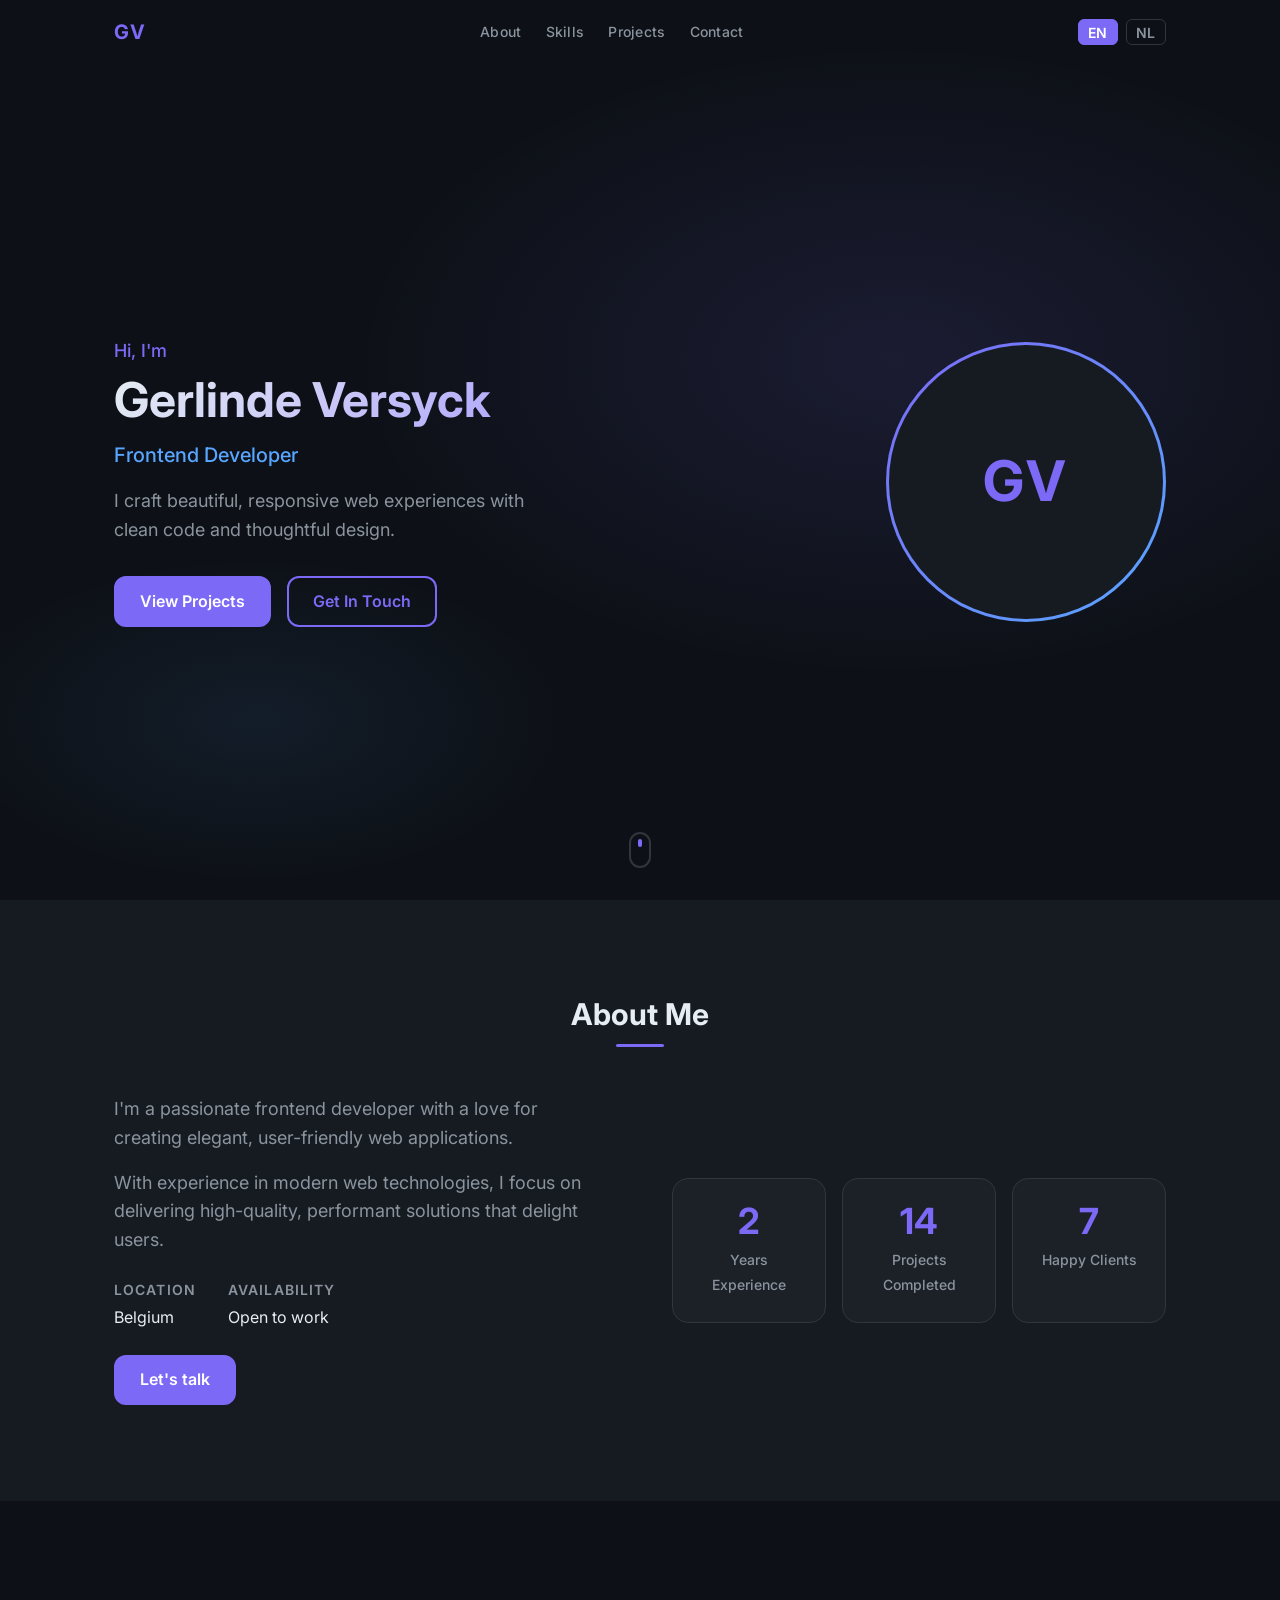
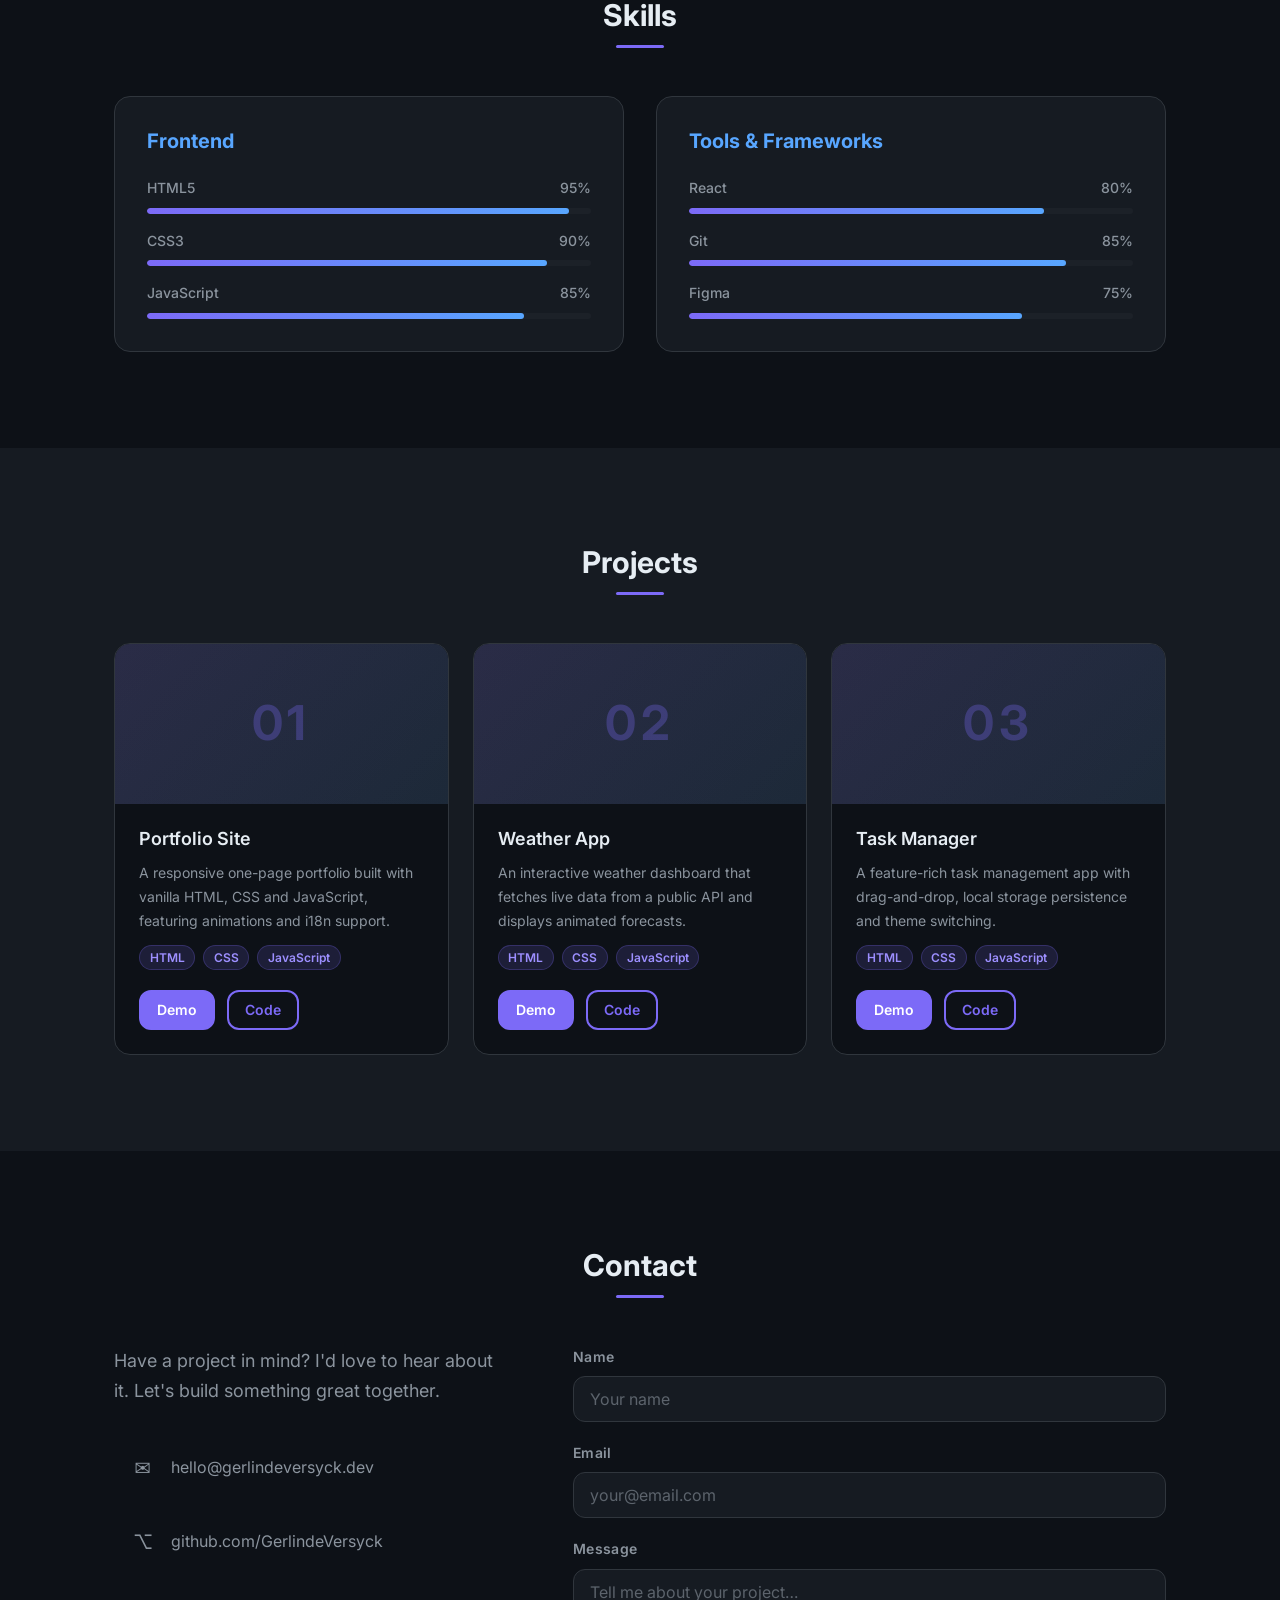
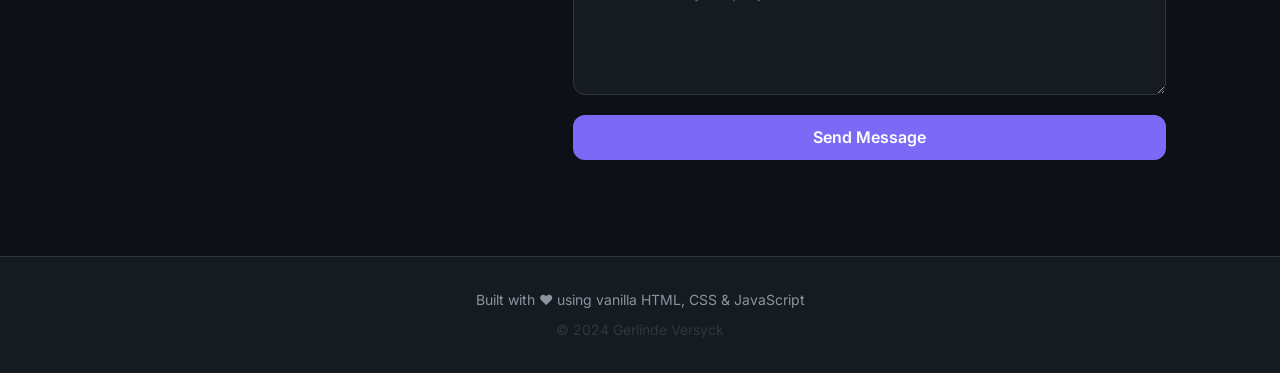
<file: index.html>
<!DOCTYPE html>
<html lang="en">
<head>
  <meta charset="UTF-8" />
  <meta name="viewport" content="width=device-width, initial-scale=1.0" />
  <meta name="description" data-i18n="meta.description" content="Portfolio of Gerlinde Versyck, a passionate frontend developer building responsive, animated web experiences." />
  <title>Gerlinde Versyck – Frontend Developer</title>

  <!-- Google Fonts -->
  <link rel="preconnect" href="https://fonts.googleapis.com" />
  <link rel="preconnect" href="https://fonts.gstatic.com" crossorigin />
  <link href="https://fonts.googleapis.com/css2?family=Inter:wght@300;400;500;600;700&display=swap" rel="stylesheet" />

  <link rel="stylesheet" href="css/styles.css" />
</head>
<body>

  <!-- ================================================================ *
   * Navigation
   * ================================================================ -->
  <nav class="nav" id="nav" role="navigation" aria-label="Main navigation">
    <div class="nav__container">
      <a href="#home" class="nav__logo" aria-label="Home">GV</a>

      <button
        class="nav__toggle"
        id="navToggle"
        aria-label="Toggle navigation menu"
        aria-expanded="false"
        aria-controls="navMenu"
      >
        <span></span>
        <span></span>
        <span></span>
      </button>

      <ul class="nav__menu" id="navMenu" role="list">
        <li><a href="#about"    class="nav__link" data-i18n="nav.about">About</a></li>
        <li><a href="#skills"   class="nav__link" data-i18n="nav.skills">Skills</a></li>
        <li><a href="#projects" class="nav__link" data-i18n="nav.projects">Projects</a></li>
        <li><a href="#contact"  class="nav__link" data-i18n="nav.contact">Contact</a></li>
      </ul>

      <div class="nav__lang" role="group" aria-label="Language selection">
        <button class="lang-btn" data-lang="en" aria-pressed="true">EN</button>
        <button class="lang-btn" data-lang="nl" aria-pressed="false">NL</button>
      </div>
    </div>
  </nav>

  <!-- ================================================================ *
   * Hero
   * ================================================================ -->
  <section class="hero" id="home" aria-label="Introduction">
    <div class="hero__container">
      <div class="hero__content animate-fade-up">
        <p class="hero__greeting" data-i18n="hero.greeting">Hi, I'm</p>
        <h1 class="hero__name">Gerlinde Versyck</h1>
        <p class="hero__role" data-i18n="hero.role">Frontend Developer</p>
        <p class="hero__description" data-i18n="hero.description">
          I craft beautiful, responsive web experiences with clean code and thoughtful design.
        </p>
        <div class="hero__buttons">
          <a href="#projects" class="btn btn--primary" data-i18n="hero.cta.projects">View Projects</a>
          <a href="#contact"  class="btn btn--outline" data-i18n="hero.cta.contact">Get In Touch</a>
        </div>
      </div>

      <div class="hero__visual animate-fade-left" aria-hidden="true">
        <div class="hero__avatar">
          <div class="hero__avatar-inner">GV</div>
        </div>
      </div>
    </div>

    <div class="hero__scroll-indicator" aria-hidden="true">
      <span></span>
    </div>
  </section>

  <!-- ================================================================ *
   * About
   * ================================================================ -->
  <section class="about section" id="about">
    <div class="container">
      <h2 class="section__title" data-i18n="about.title">About Me</h2>

      <div class="about__content">
        <div class="about__text animate-on-scroll">
          <p data-i18n="about.p1">
            I'm a passionate frontend developer with a love for creating elegant,
            user-friendly web applications.
          </p>
          <p data-i18n="about.p2">
            With experience in modern web technologies, I focus on delivering
            high-quality, performant solutions that delight users.
          </p>

          <div class="about__info">
            <div class="about__info-item">
              <span class="about__info-label" data-i18n="about.location">Location</span>
              <span>Belgium</span>
            </div>
            <div class="about__info-item">
              <span class="about__info-label" data-i18n="about.availability">Availability</span>
              <span data-i18n="about.available">Open to work</span>
            </div>
          </div>

          <a href="#contact" class="btn btn--primary" data-i18n="about.cta">Let's talk</a>
        </div>

        <div class="about__stats animate-on-scroll">
          <div class="stat">
            <span class="stat__number" data-target="3">0</span>
            <span class="stat__label" data-i18n="about.stat.experience">Years Experience</span>
          </div>
          <div class="stat">
            <span class="stat__number" data-target="20">0</span>
            <span class="stat__label" data-i18n="about.stat.projects">Projects Completed</span>
          </div>
          <div class="stat">
            <span class="stat__number" data-target="10">0</span>
            <span class="stat__label" data-i18n="about.stat.clients">Happy Clients</span>
          </div>
        </div>
      </div>
    </div>
  </section>

  <!-- ================================================================ *
   * Skills
   * ================================================================ -->
  <section class="skills section" id="skills">
    <div class="container">
      <h2 class="section__title" data-i18n="skills.title">Skills</h2>

      <div class="skills__grid">
        <!-- Frontend skills -->
        <div class="skill-card animate-on-scroll">
          <h3 class="skill-card__title" data-i18n="skills.frontend">Frontend</h3>
          <div class="skill-bar">
            <div class="skill-bar__item">
              <div class="skill-bar__info">
                <span>HTML5</span><span>95%</span>
              </div>
              <div class="skill-bar__track">
                <div class="skill-bar__fill" data-width="95"></div>
              </div>
            </div>
            <div class="skill-bar__item">
              <div class="skill-bar__info">
                <span>CSS3</span><span>90%</span>
              </div>
              <div class="skill-bar__track">
                <div class="skill-bar__fill" data-width="90"></div>
              </div>
            </div>
            <div class="skill-bar__item">
              <div class="skill-bar__info">
                <span>JavaScript</span><span>85%</span>
              </div>
              <div class="skill-bar__track">
                <div class="skill-bar__fill" data-width="85"></div>
              </div>
            </div>
          </div>
        </div>

        <!-- Tools & Frameworks -->
        <div class="skill-card animate-on-scroll">
          <h3 class="skill-card__title" data-i18n="skills.tools">Tools &amp; Frameworks</h3>
          <div class="skill-bar">
            <div class="skill-bar__item">
              <div class="skill-bar__info">
                <span>React</span><span>80%</span>
              </div>
              <div class="skill-bar__track">
                <div class="skill-bar__fill" data-width="80"></div>
              </div>
            </div>
            <div class="skill-bar__item">
              <div class="skill-bar__info">
                <span>Git</span><span>85%</span>
              </div>
              <div class="skill-bar__track">
                <div class="skill-bar__fill" data-width="85"></div>
              </div>
            </div>
            <div class="skill-bar__item">
              <div class="skill-bar__info">
                <span>Figma</span><span>75%</span>
              </div>
              <div class="skill-bar__track">
                <div class="skill-bar__fill" data-width="75"></div>
              </div>
            </div>
          </div>
        </div>
      </div>
    </div>
  </section>

  <!-- ================================================================ *
   * Projects
   * ================================================================ -->
  <section class="projects section" id="projects">
    <div class="container">
      <h2 class="section__title" data-i18n="projects.title">Projects</h2>

      <div class="projects__grid">
        <article class="project-card animate-on-scroll">
          <div class="project-card__image" aria-hidden="true">
            <div class="project-card__placeholder">01</div>
          </div>
          <div class="project-card__content">
            <h3 class="project-card__title" data-i18n="projects.project1.title">Portfolio Site</h3>
            <p class="project-card__desc" data-i18n="projects.project1.desc">
              A responsive one-page portfolio built with vanilla HTML, CSS and JavaScript,
              featuring animations and i18n support.
            </p>
            <div class="project-card__tags">
              <span class="tag">HTML</span>
              <span class="tag">CSS</span>
              <span class="tag">JavaScript</span>
            </div>
            <div class="project-card__links">
              <a href="#" class="btn btn--sm btn--primary" data-i18n="projects.demo">Demo</a>
              <a href="#" class="btn btn--sm btn--outline" data-i18n="projects.code">Code</a>
            </div>
          </div>
        </article>

        <article class="project-card animate-on-scroll">
          <div class="project-card__image" aria-hidden="true">
            <div class="project-card__placeholder">02</div>
          </div>
          <div class="project-card__content">
            <h3 class="project-card__title" data-i18n="projects.project2.title">Weather App</h3>
            <p class="project-card__desc" data-i18n="projects.project2.desc">
              An interactive weather dashboard that fetches live data from a public API
              and displays animated forecasts.
            </p>
            <div class="project-card__tags">
              <span class="tag">HTML</span>
              <span class="tag">CSS</span>
              <span class="tag">JavaScript</span>
            </div>
            <div class="project-card__links">
              <a href="#" class="btn btn--sm btn--primary" data-i18n="projects.demo">Demo</a>
              <a href="#" class="btn btn--sm btn--outline" data-i18n="projects.code">Code</a>
            </div>
          </div>
        </article>

        <article class="project-card animate-on-scroll">
          <div class="project-card__image" aria-hidden="true">
            <div class="project-card__placeholder">03</div>
          </div>
          <div class="project-card__content">
            <h3 class="project-card__title" data-i18n="projects.project3.title">Task Manager</h3>
            <p class="project-card__desc" data-i18n="projects.project3.desc">
              A feature-rich task management app with drag-and-drop, local storage
              persistence and theme switching.
            </p>
            <div class="project-card__tags">
              <span class="tag">HTML</span>
              <span class="tag">CSS</span>
              <span class="tag">JavaScript</span>
            </div>
            <div class="project-card__links">
              <a href="#" class="btn btn--sm btn--primary" data-i18n="projects.demo">Demo</a>
              <a href="#" class="btn btn--sm btn--outline" data-i18n="projects.code">Code</a>
            </div>
          </div>
        </article>
      </div>
    </div>
  </section>

  <!-- ================================================================ *
   * Contact
   * ================================================================ -->
  <section class="contact section" id="contact">
    <div class="container">
      <h2 class="section__title" data-i18n="contact.title">Contact</h2>

      <div class="contact__content">
        <div class="contact__info animate-on-scroll">
          <p data-i18n="contact.description">
            Have a project in mind? I'd love to hear about it.
            Let's build something great together.
          </p>
          <div class="contact__links">
            <a href="mailto:hello@gerlindeversyck.dev" class="contact__link">
              <span class="contact__icon" aria-hidden="true">✉</span>
              hello@gerlindeversyck.dev
            </a>
            <a
              href="https://github.com/GerlindeVersyck"
              class="contact__link"
              target="_blank"
              rel="noopener noreferrer"
            >
              <span class="contact__icon" aria-hidden="true">⌥</span>
              github.com/GerlindeVersyck
            </a>
          </div>
        </div>

        <form class="contact__form animate-on-scroll" id="contactForm" novalidate>
          <div class="form-group">
            <label for="name" data-i18n="contact.form.name">Name</label>
            <input
              type="text"
              id="name"
              name="name"
              required
              autocomplete="name"
              data-i18n-placeholder="contact.form.name_placeholder"
              placeholder="Your name"
            />
          </div>

          <div class="form-group">
            <label for="email" data-i18n="contact.form.email">Email</label>
            <input
              type="email"
              id="email"
              name="email"
              required
              autocomplete="email"
              data-i18n-placeholder="contact.form.email_placeholder"
              placeholder="your@email.com"
            />
          </div>

          <div class="form-group">
            <label for="message" data-i18n="contact.form.message">Message</label>
            <textarea
              id="message"
              name="message"
              rows="5"
              required
              data-i18n-placeholder="contact.form.message_placeholder"
              placeholder="Tell me about your project…"
            ></textarea>
          </div>

          <button type="submit" class="btn btn--primary btn--full" data-i18n="contact.form.send">
            Send Message
          </button>
        </form>
      </div>
    </div>
  </section>

  <!-- ================================================================ *
   * Footer
   * ================================================================ -->
  <footer class="footer" role="contentinfo">
    <div class="container">
      <p class="footer__text" data-i18n="footer.text">
        Built with ♥ using vanilla HTML, CSS &amp; JavaScript
      </p>
      <p class="footer__copy">© 2024 Gerlinde Versyck</p>
    </div>
  </footer>

  <!-- Scripts (i18n must be loaded before main so `i18n` is in scope) -->
  <script src="js/i18n.js"></script>
  <script src="js/main.js"></script>
</body>
</html>
</file>
<file: css/styles.css>
/* ================================================================== *
 * styles.css – Responsive portfolio styles
 * Mobile-first, CSS custom properties, smooth animations
 * ================================================================== */

/* ------------------------------------------------------------------ *
 * Custom properties
 * ------------------------------------------------------------------ */
:root {
  /* Palette */
  --color-bg:         #0d1117;
  --color-surface:    #161b22;
  --color-surface-2:  #1c2128;
  --color-border:     #30363d;
  --color-primary:    #7c6af7;
  --color-primary-h:  #9d8fff;
  --color-accent:     #58a6ff;
  --color-text:       #e6edf3;
  --color-text-muted: #8b949e;
  --color-success:    #3fb950;

  /* Typography */
  --font-sans: 'Inter', system-ui, -apple-system, sans-serif;
  --font-size-sm:   0.875rem;
  --font-size-base: 1rem;
  --font-size-lg:   1.125rem;
  --font-size-xl:   1.25rem;
  --font-size-2xl:  1.5rem;
  --font-size-3xl:  1.875rem;
  --font-size-4xl:  2.25rem;
  --font-size-5xl:  3rem;

  /* Spacing */
  --space-1:  0.25rem;
  --space-2:  0.5rem;
  --space-3:  0.75rem;
  --space-4:  1rem;
  --space-5:  1.25rem;
  --space-6:  1.5rem;
  --space-8:  2rem;
  --space-12: 3rem;
  --space-16: 4rem;
  --space-24: 6rem;

  /* Layout */
  --max-width: 1100px;
  --nav-height: 4rem;

  /* Borders */
  --radius-sm: 0.375rem;
  --radius-md: 0.75rem;
  --radius-lg: 1rem;
  --radius-full: 9999px;

  /* Shadows */
  --shadow-sm: 0 1px 3px rgba(0,0,0,.4), 0 1px 2px rgba(0,0,0,.3);
  --shadow-md: 0 4px 12px rgba(0,0,0,.5);
  --shadow-lg: 0 10px 30px rgba(0,0,0,.6);

  /* Transitions */
  --transition-fast:   150ms ease;
  --transition-normal: 300ms ease;
  --transition-slow:   600ms ease;
}

/* ------------------------------------------------------------------ *
 * Reset & base
 * ------------------------------------------------------------------ */
*, *::before, *::after {
  box-sizing: border-box;
  margin: 0;
  padding: 0;
}

html {
  scroll-behavior: smooth;
  font-size: 16px;
}

body {
  font-family: var(--font-sans);
  background-color: var(--color-bg);
  color: var(--color-text);
  line-height: 1.6;
  overflow-x: hidden;
}

img {
  max-width: 100%;
  display: block;
}

a {
  color: inherit;
  text-decoration: none;
}

ul {
  list-style: none;
}

/* ------------------------------------------------------------------ *
 * Typography utilities
 * ------------------------------------------------------------------ */
h1, h2, h3, h4 {
  line-height: 1.2;
  font-weight: 700;
}

/* ------------------------------------------------------------------ *
 * Layout utilities
 * ------------------------------------------------------------------ */
.container {
  width: 100%;
  max-width: var(--max-width);
  margin-inline: auto;
  padding-inline: var(--space-6);
}

.section {
  padding-block: var(--space-24);
}

.section__title {
  font-size: var(--font-size-3xl);
  text-align: center;
  margin-bottom: var(--space-12);
  position: relative;
}

.section__title::after {
  content: '';
  display: block;
  width: 3rem;
  height: 3px;
  background: var(--color-primary);
  border-radius: var(--radius-full);
  margin: var(--space-3) auto 0;
}

/* ------------------------------------------------------------------ *
 * Buttons
 * ------------------------------------------------------------------ */
.btn {
  display: inline-flex;
  align-items: center;
  justify-content: center;
  gap: var(--space-2);
  padding: 0.65rem 1.5rem;
  border-radius: var(--radius-md);
  font-size: var(--font-size-base);
  font-weight: 600;
  font-family: var(--font-sans);
  cursor: pointer;
  border: 2px solid transparent;
  transition: background-color var(--transition-normal),
              color var(--transition-normal),
              border-color var(--transition-normal),
              transform var(--transition-fast),
              box-shadow var(--transition-normal);
  white-space: nowrap;
}

.btn:focus-visible {
  outline: 2px solid var(--color-primary);
  outline-offset: 3px;
}

.btn--primary {
  background-color: var(--color-primary);
  color: #fff;
  border-color: var(--color-primary);
}

.btn--primary:hover {
  background-color: var(--color-primary-h);
  border-color: var(--color-primary-h);
  transform: translateY(-2px);
  box-shadow: 0 6px 20px rgba(124,106,247,.4);
}

.btn--outline {
  background-color: transparent;
  color: var(--color-primary);
  border-color: var(--color-primary);
}

.btn--outline:hover {
  background-color: var(--color-primary);
  color: #fff;
  transform: translateY(-2px);
}

.btn--sm {
  padding: 0.4rem 1rem;
  font-size: var(--font-size-sm);
}

.btn--full {
  width: 100%;
}

/* ------------------------------------------------------------------ *
 * Navigation
 * ------------------------------------------------------------------ */
.nav {
  position: fixed;
  top: 0;
  inset-inline: 0;
  height: var(--nav-height);
  z-index: 1000;
  transition: background-color var(--transition-normal), box-shadow var(--transition-normal);
}

.nav--scrolled {
  background-color: rgba(13,17,23,.95);
  backdrop-filter: blur(10px);
  -webkit-backdrop-filter: blur(10px);
  box-shadow: 0 1px 0 var(--color-border);
}

.nav__container {
  display: flex;
  align-items: center;
  justify-content: space-between;
  height: 100%;
  max-width: var(--max-width);
  margin-inline: auto;
  padding-inline: var(--space-6);
  gap: var(--space-4);
}

.nav__logo {
  font-size: var(--font-size-xl);
  font-weight: 700;
  color: var(--color-primary);
  letter-spacing: 0.05em;
  flex-shrink: 0;
}

.nav__menu {
  display: flex;
  gap: var(--space-6);
  align-items: center;
}

.nav__link {
  color: var(--color-text-muted);
  font-size: var(--font-size-sm);
  font-weight: 500;
  letter-spacing: 0.02em;
  transition: color var(--transition-fast);
  position: relative;
  padding-block: var(--space-1);
}

.nav__link::after {
  content: '';
  position: absolute;
  bottom: -2px;
  left: 0;
  width: 0;
  height: 2px;
  background: var(--color-primary);
  border-radius: var(--radius-full);
  transition: width var(--transition-normal);
}

.nav__link:hover,
.nav__link--active {
  color: var(--color-text);
}

.nav__link:hover::after,
.nav__link--active::after {
  width: 100%;
}

/* Language switcher */
.nav__lang {
  display: flex;
  gap: var(--space-2);
  flex-shrink: 0;
}

.lang-btn {
  background: transparent;
  border: 1px solid var(--color-border);
  color: var(--color-text-muted);
  padding: 0.2rem 0.6rem;
  border-radius: var(--radius-sm);
  font-size: var(--font-size-sm);
  font-weight: 600;
  font-family: var(--font-sans);
  cursor: pointer;
  transition: all var(--transition-fast);
}

.lang-btn:hover {
  border-color: var(--color-primary);
  color: var(--color-primary);
}

.lang-btn--active {
  background: var(--color-primary);
  border-color: var(--color-primary);
  color: #fff;
}

/* Hamburger toggle */
.nav__toggle {
  display: none;
  flex-direction: column;
  gap: 5px;
  background: transparent;
  border: none;
  cursor: pointer;
  padding: var(--space-2);
  border-radius: var(--radius-sm);
}

.nav__toggle span {
  display: block;
  width: 22px;
  height: 2px;
  background: var(--color-text);
  border-radius: var(--radius-full);
  transition: transform var(--transition-normal), opacity var(--transition-normal);
}

.nav__toggle--open span:nth-child(1) { transform: translateY(7px) rotate(45deg); }
.nav__toggle--open span:nth-child(2) { opacity: 0; transform: scaleX(0); }
.nav__toggle--open span:nth-child(3) { transform: translateY(-7px) rotate(-45deg); }

/* ------------------------------------------------------------------ *
 * Hero section
 * ------------------------------------------------------------------ */
.hero {
  min-height: 100vh;
  display: flex;
  flex-direction: column;
  align-items: center;
  justify-content: center;
  padding-top: var(--nav-height);
  position: relative;
  overflow: hidden;
}

/* Gradient background decoration */
.hero::before {
  content: '';
  position: absolute;
  inset: 0;
  background:
    radial-gradient(ellipse 60% 50% at 70% 40%, rgba(124,106,247,.12) 0%, transparent 70%),
    radial-gradient(ellipse 40% 30% at 20% 80%, rgba(88,166,255,.08) 0%, transparent 60%);
  pointer-events: none;
}

.hero__container {
  display: flex;
  align-items: center;
  justify-content: space-between;
  gap: var(--space-12);
  width: 100%;
  max-width: var(--max-width);
  padding-inline: var(--space-6);
}

.hero__content {
  flex: 1;
  max-width: 560px;
}

.hero__greeting {
  font-size: var(--font-size-lg);
  color: var(--color-primary);
  font-weight: 500;
  margin-bottom: var(--space-2);
}

.hero__name {
  font-size: clamp(var(--font-size-3xl), 6vw, var(--font-size-5xl));
  font-weight: 700;
  background: linear-gradient(135deg, var(--color-text) 0%, var(--color-primary-h) 100%);
  -webkit-background-clip: text;
  -webkit-text-fill-color: transparent;
  background-clip: text;
  margin-bottom: var(--space-3);
  line-height: 1.1;
}

.hero__role {
  font-size: var(--font-size-xl);
  color: var(--color-accent);
  font-weight: 500;
  margin-bottom: var(--space-4);
}

.hero__description {
  font-size: var(--font-size-lg);
  color: var(--color-text-muted);
  margin-bottom: var(--space-8);
  max-width: 440px;
}

.hero__buttons {
  display: flex;
  gap: var(--space-4);
  flex-wrap: wrap;
}

/* Hero avatar */
.hero__visual {
  flex-shrink: 0;
}

.hero__avatar {
  width: clamp(180px, 25vw, 280px);
  height: clamp(180px, 25vw, 280px);
  border-radius: 50%;
  background: linear-gradient(135deg, var(--color-primary) 0%, var(--color-accent) 100%);
  padding: 3px;
  animation: float 4s ease-in-out infinite;
}

.hero__avatar-inner {
  width: 100%;
  height: 100%;
  border-radius: 50%;
  background: var(--color-surface);
  display: flex;
  align-items: center;
  justify-content: center;
  font-size: clamp(2rem, 6vw, 3.5rem);
  font-weight: 700;
  color: var(--color-primary);
  letter-spacing: 0.05em;
}

@keyframes float {
  0%, 100% { transform: translateY(0); }
  50%       { transform: translateY(-14px); }
}

/* Scroll indicator */
.hero__scroll-indicator {
  position: absolute;
  bottom: var(--space-8);
  left: 50%;
  transform: translateX(-50%);
  display: flex;
  flex-direction: column;
  align-items: center;
}

.hero__scroll-indicator span {
  display: block;
  width: 22px;
  height: 36px;
  border: 2px solid var(--color-border);
  border-radius: var(--radius-full);
  position: relative;
}

.hero__scroll-indicator span::after {
  content: '';
  position: absolute;
  top: 5px;
  left: 50%;
  transform: translateX(-50%);
  width: 4px;
  height: 8px;
  background: var(--color-primary);
  border-radius: var(--radius-full);
  animation: scroll-dot 1.8s ease-in-out infinite;
}

@keyframes scroll-dot {
  0%    { top: 5px; opacity: 1; }
  70%   { top: 18px; opacity: 0.3; }
  100%  { top: 5px; opacity: 1; }
}

/* ------------------------------------------------------------------ *
 * About section
 * ------------------------------------------------------------------ */
.about {
  background-color: var(--color-surface);
}

.about__content {
  display: grid;
  grid-template-columns: 1fr 1fr;
  gap: var(--space-16);
  align-items: center;
}

.about__text p {
  color: var(--color-text-muted);
  margin-bottom: var(--space-4);
  font-size: var(--font-size-lg);
}

.about__info {
  display: flex;
  gap: var(--space-8);
  margin-block: var(--space-6);
  flex-wrap: wrap;
}

.about__info-item {
  display: flex;
  flex-direction: column;
  gap: var(--space-1);
}

.about__info-label {
  font-size: var(--font-size-sm);
  color: var(--color-text-muted);
  text-transform: uppercase;
  letter-spacing: 0.08em;
  font-weight: 600;
}

/* Stats */
.about__stats {
  display: grid;
  grid-template-columns: repeat(3, 1fr);
  gap: var(--space-4);
}

.stat {
  background: var(--color-surface-2);
  border: 1px solid var(--color-border);
  border-radius: var(--radius-lg);
  padding: var(--space-6);
  text-align: center;
  transition: transform var(--transition-normal), box-shadow var(--transition-normal);
}

.stat:hover {
  transform: translateY(-4px);
  box-shadow: var(--shadow-md);
}

.stat__number {
  display: block;
  font-size: var(--font-size-4xl);
  font-weight: 700;
  color: var(--color-primary);
  line-height: 1;
  margin-bottom: var(--space-2);
}

.stat__label {
  font-size: var(--font-size-sm);
  color: var(--color-text-muted);
  font-weight: 500;
}

/* ------------------------------------------------------------------ *
 * Skills section
 * ------------------------------------------------------------------ */
.skills__grid {
  display: grid;
  grid-template-columns: repeat(2, 1fr);
  gap: var(--space-8);
}

.skill-card {
  background: var(--color-surface);
  border: 1px solid var(--color-border);
  border-radius: var(--radius-lg);
  padding: var(--space-8);
  transition: transform var(--transition-normal), box-shadow var(--transition-normal);
}

.skill-card:hover {
  transform: translateY(-4px);
  box-shadow: var(--shadow-md);
}

.skill-card__title {
  font-size: var(--font-size-xl);
  margin-bottom: var(--space-6);
  color: var(--color-accent);
}

.skill-bar {
  display: flex;
  flex-direction: column;
  gap: var(--space-4);
}

.skill-bar__item {
  display: flex;
  flex-direction: column;
  gap: var(--space-2);
}

.skill-bar__info {
  display: flex;
  justify-content: space-between;
  font-size: var(--font-size-sm);
  font-weight: 500;
  color: var(--color-text-muted);
}

.skill-bar__track {
  height: 6px;
  background: var(--color-surface-2);
  border-radius: var(--radius-full);
  overflow: hidden;
}

.skill-bar__fill {
  height: 100%;
  width: 0;
  background: linear-gradient(90deg, var(--color-primary) 0%, var(--color-accent) 100%);
  border-radius: var(--radius-full);
  transition: width 1.2s cubic-bezier(0.4, 0, 0.2, 1);
}

/* ------------------------------------------------------------------ *
 * Projects section
 * ------------------------------------------------------------------ */
.projects {
  background-color: var(--color-surface);
}

.projects__grid {
  display: grid;
  grid-template-columns: repeat(3, 1fr);
  gap: var(--space-6);
}

.project-card {
  background: var(--color-bg);
  border: 1px solid var(--color-border);
  border-radius: var(--radius-lg);
  overflow: hidden;
  display: flex;
  flex-direction: column;
  transition: transform var(--transition-normal), box-shadow var(--transition-normal);
}

.project-card:hover {
  transform: translateY(-6px);
  box-shadow: var(--shadow-lg);
  border-color: var(--color-primary);
}

.project-card__image {
  height: 160px;
  background: linear-gradient(135deg, var(--color-surface-2) 0%, var(--color-surface) 100%);
  display: flex;
  align-items: center;
  justify-content: center;
  position: relative;
  overflow: hidden;
}

.project-card__image::before {
  content: '';
  position: absolute;
  inset: 0;
  background: linear-gradient(135deg, rgba(124,106,247,.15) 0%, rgba(88,166,255,.1) 100%);
}

.project-card__placeholder {
  font-size: 3rem;
  font-weight: 700;
  color: rgba(124,106,247,.3);
  letter-spacing: 0.1em;
  position: relative;
  z-index: 1;
}

.project-card__content {
  padding: var(--space-6);
  display: flex;
  flex-direction: column;
  gap: var(--space-3);
  flex: 1;
}

.project-card__title {
  font-size: var(--font-size-lg);
  font-weight: 600;
}

.project-card__desc {
  font-size: var(--font-size-sm);
  color: var(--color-text-muted);
  line-height: 1.7;
  flex: 1;
}

.project-card__tags {
  display: flex;
  flex-wrap: wrap;
  gap: var(--space-2);
}

.tag {
  font-size: 0.75rem;
  font-weight: 600;
  padding: 0.15rem 0.6rem;
  border-radius: var(--radius-full);
  background: rgba(124,106,247,.15);
  color: var(--color-primary-h);
  border: 1px solid rgba(124,106,247,.25);
}

.project-card__links {
  display: flex;
  gap: var(--space-3);
  margin-top: var(--space-2);
}

/* ------------------------------------------------------------------ *
 * Contact section
 * ------------------------------------------------------------------ */
.contact__content {
  display: grid;
  grid-template-columns: 1fr 1.5fr;
  gap: var(--space-16);
  align-items: start;
}

.contact__info p {
  font-size: var(--font-size-lg);
  color: var(--color-text-muted);
  margin-bottom: var(--space-8);
  line-height: 1.7;
}

.contact__links {
  display: flex;
  flex-direction: column;
  gap: var(--space-4);
}

.contact__link {
  display: flex;
  align-items: center;
  gap: var(--space-3);
  color: var(--color-text-muted);
  font-size: var(--font-size-base);
  transition: color var(--transition-fast);
  padding: var(--space-3);
  border-radius: var(--radius-md);
  border: 1px solid transparent;
  transition: all var(--transition-normal);
}

.contact__link:hover {
  color: var(--color-primary);
  border-color: var(--color-border);
  background: var(--color-surface);
  transform: translateX(4px);
}

.contact__icon {
  font-size: var(--font-size-xl);
  width: 2rem;
  text-align: center;
  flex-shrink: 0;
}

/* Contact form */
.contact__form {
  display: flex;
  flex-direction: column;
  gap: var(--space-5);
}

.form-group {
  display: flex;
  flex-direction: column;
  gap: var(--space-2);
}

.form-group label {
  font-size: var(--font-size-sm);
  font-weight: 600;
  color: var(--color-text-muted);
  letter-spacing: 0.02em;
}

.form-group input,
.form-group textarea {
  background: var(--color-surface);
  border: 1px solid var(--color-border);
  border-radius: var(--radius-md);
  color: var(--color-text);
  font-family: var(--font-sans);
  font-size: var(--font-size-base);
  padding: 0.75rem 1rem;
  transition: border-color var(--transition-fast), box-shadow var(--transition-fast);
  resize: vertical;
}

.form-group input::placeholder,
.form-group textarea::placeholder {
  color: var(--color-text-muted);
  opacity: 0.6;
}

.form-group input:focus,
.form-group textarea:focus {
  outline: none;
  border-color: var(--color-primary);
  box-shadow: 0 0 0 3px rgba(124,106,247,.2);
}

.form-feedback {
  padding: var(--space-3) var(--space-4);
  border-radius: var(--radius-md);
  font-size: var(--font-size-sm);
  font-weight: 500;
  animation: fade-in 0.3s ease;
}

.form-feedback--success {
  background: rgba(63,185,80,.15);
  color: var(--color-success);
  border: 1px solid rgba(63,185,80,.3);
}

/* ------------------------------------------------------------------ *
 * Footer
 * ------------------------------------------------------------------ */
.footer {
  background: var(--color-surface);
  border-top: 1px solid var(--color-border);
  padding-block: var(--space-8);
  text-align: center;
}

.footer__text {
  color: var(--color-text-muted);
  font-size: var(--font-size-sm);
  margin-bottom: var(--space-2);
}

.footer__copy {
  font-size: var(--font-size-sm);
  color: var(--color-border);
}

/* ------------------------------------------------------------------ *
 * Scroll-reveal animations
 * ------------------------------------------------------------------ */
.animate-on-scroll {
  opacity: 0;
  transform: translateY(30px);
  transition: opacity var(--transition-slow), transform var(--transition-slow);
}

.animate-on-scroll.is-visible {
  opacity: 1;
  transform: translateY(0);
}

/* Add staggered delay to sibling animated elements */
.animate-on-scroll:nth-child(2) { transition-delay: 100ms; }
.animate-on-scroll:nth-child(3) { transition-delay: 200ms; }

/* Hero entry animations */
@keyframes fade-up {
  from { opacity: 0; transform: translateY(40px); }
  to   { opacity: 1; transform: translateY(0); }
}

@keyframes fade-left {
  from { opacity: 0; transform: translateX(40px); }
  to   { opacity: 1; transform: translateX(0); }
}

@keyframes fade-in {
  from { opacity: 0; }
  to   { opacity: 1; }
}

.animate-fade-up {
  animation: fade-up 0.8s ease forwards;
}

.animate-fade-left {
  animation: fade-left 0.8s 0.3s ease both;
}

/* ------------------------------------------------------------------ *
 * Responsive – tablet (≤ 900 px)
 * ------------------------------------------------------------------ */
@media (max-width: 900px) {
  .about__content {
    grid-template-columns: 1fr;
    gap: var(--space-12);
  }

  .about__stats {
    grid-template-columns: repeat(3, 1fr);
  }

  .skills__grid {
    grid-template-columns: 1fr;
  }

  .projects__grid {
    grid-template-columns: repeat(2, 1fr);
  }

  .contact__content {
    grid-template-columns: 1fr;
    gap: var(--space-12);
  }
}

/* ------------------------------------------------------------------ *
 * Responsive – mobile (≤ 640 px)
 * ------------------------------------------------------------------ */
@media (max-width: 640px) {
  :root {
    --space-24: 4rem;
  }

  .nav__menu {
    position: fixed;
    top: var(--nav-height);
    inset-inline: 0;
    background: rgba(13,17,23,.98);
    backdrop-filter: blur(10px);
    -webkit-backdrop-filter: blur(10px);
    flex-direction: column;
    padding: var(--space-8) var(--space-6);
    gap: var(--space-6);
    border-bottom: 1px solid var(--color-border);
    /* Hidden by default */
    transform: translateY(-110%);
    opacity: 0;
    pointer-events: none;
    transition: transform var(--transition-normal), opacity var(--transition-normal);
  }

  .nav__menu--open {
    transform: translateY(0);
    opacity: 1;
    pointer-events: all;
  }

  .nav__link {
    font-size: var(--font-size-lg);
  }

  /* Compact language switcher on small viewports */
  .nav__lang {
    gap: var(--space-1);
  }

  .lang-btn {
    padding: 0.15rem 0.4rem;
    font-size: 0.7rem;
  }

  .nav__toggle {
    display: flex;
  }

  .hero__container {
    flex-direction: column-reverse;
    text-align: center;
    gap: var(--space-8);
    padding-top: var(--space-8);
  }

  .hero__buttons {
    justify-content: center;
  }

  .hero__description {
    margin-inline: auto;
  }

  .hero__avatar {
    width: 150px;
    height: 150px;
  }

  .projects__grid {
    grid-template-columns: 1fr;
  }

  .about__stats {
    grid-template-columns: 1fr;
  }

  .section__title {
    font-size: var(--font-size-2xl);
  }
}
</file>
